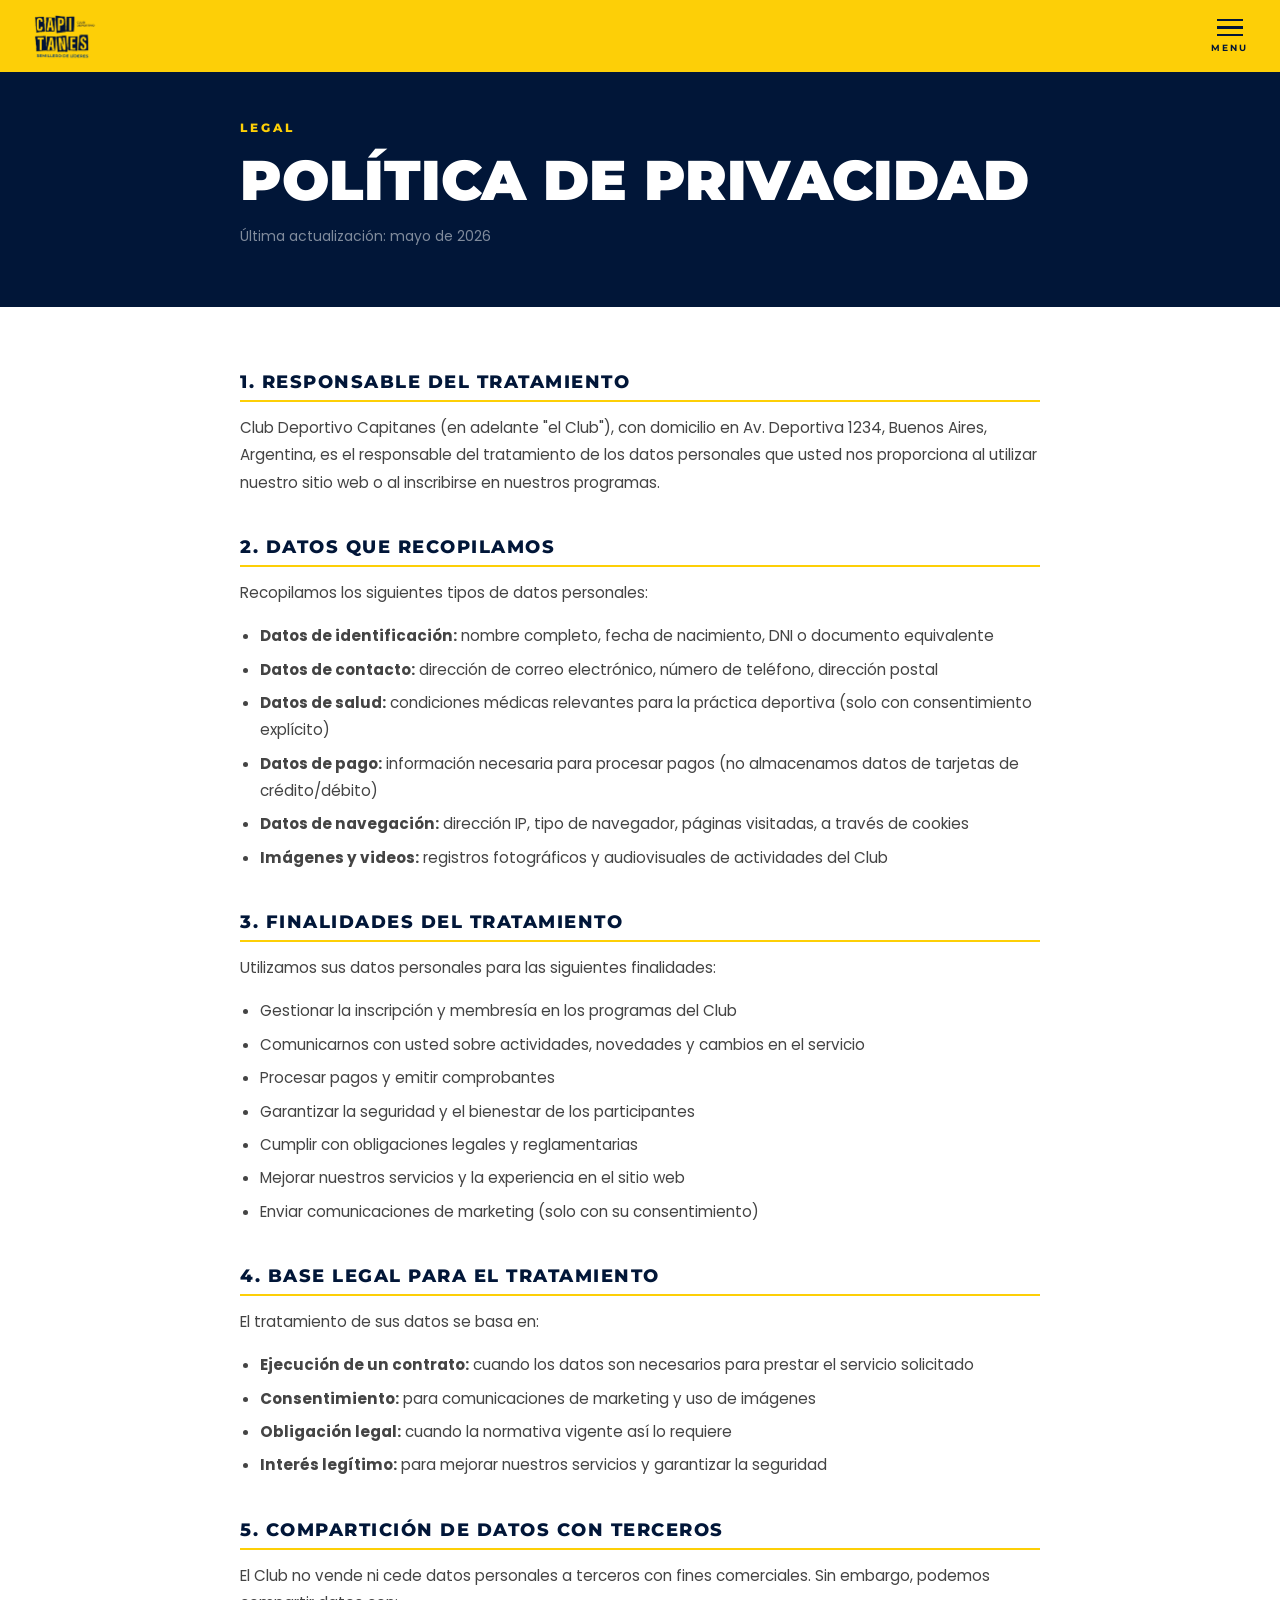
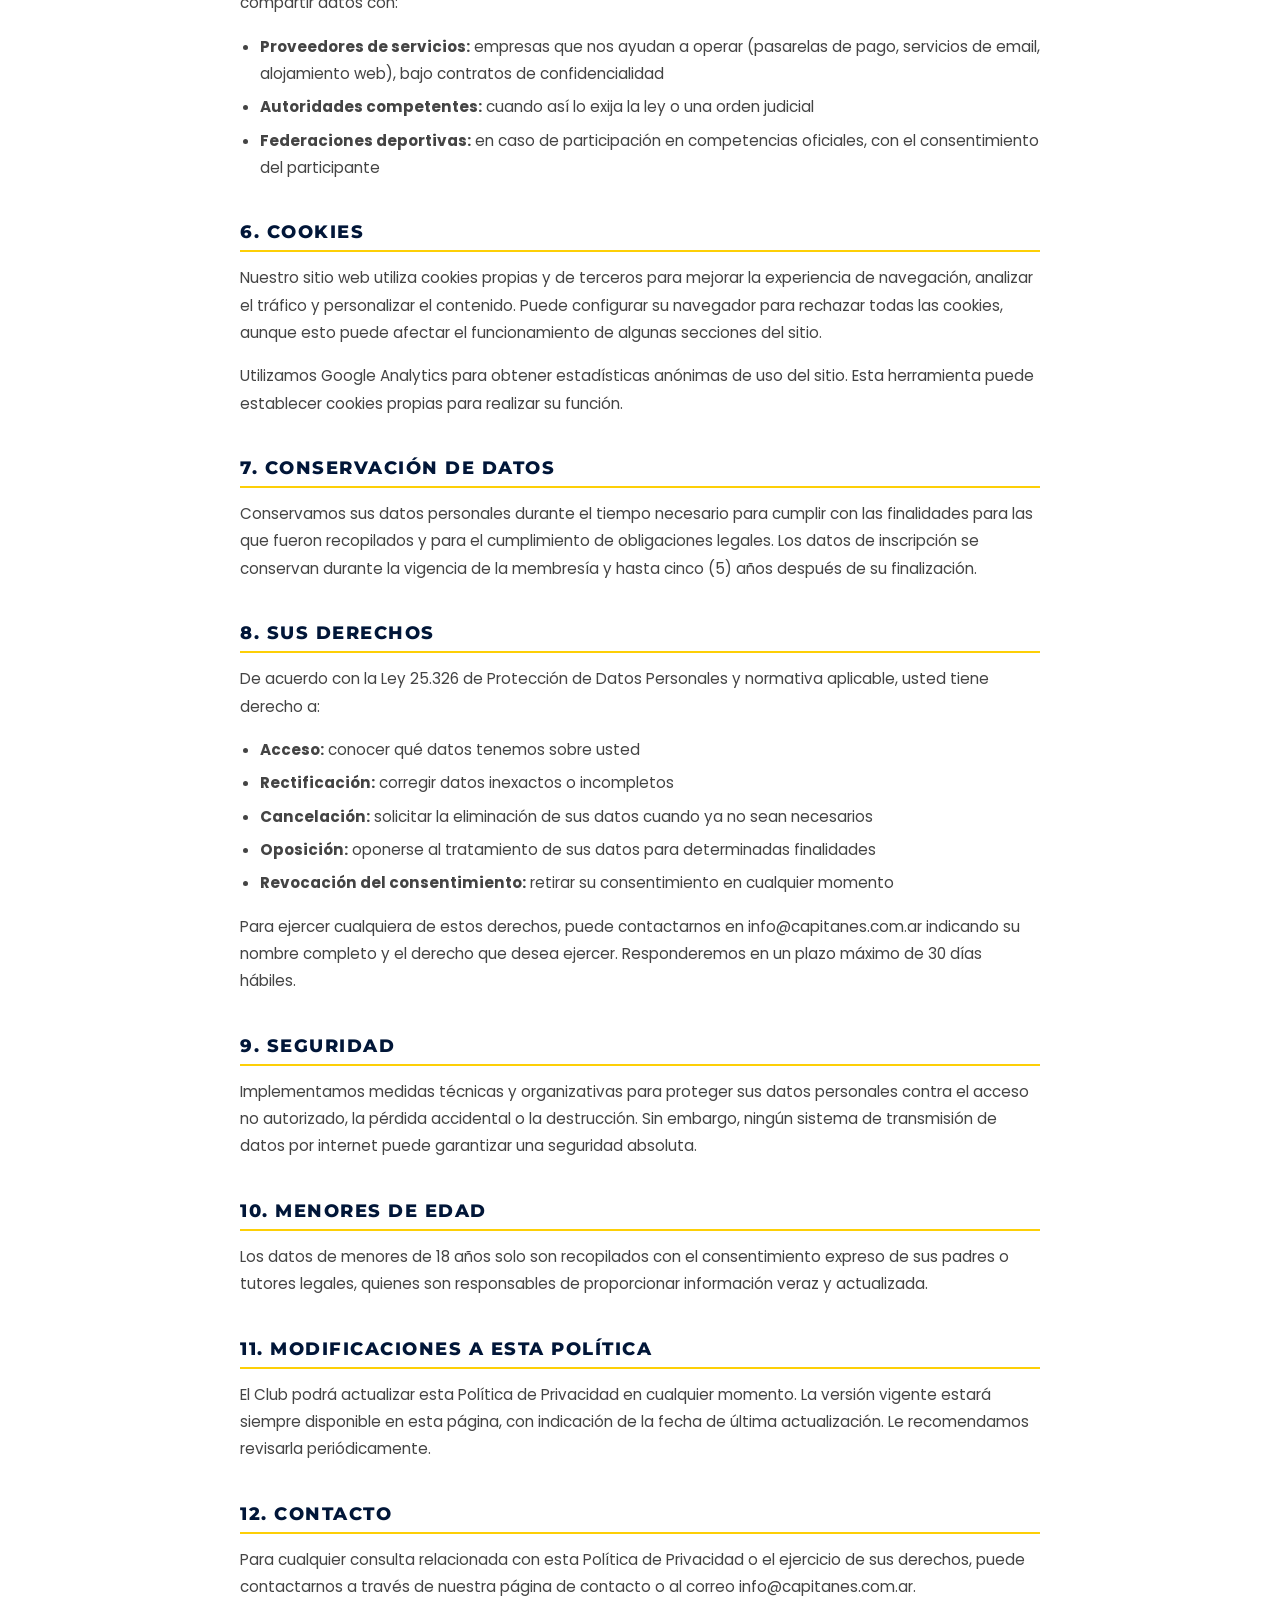
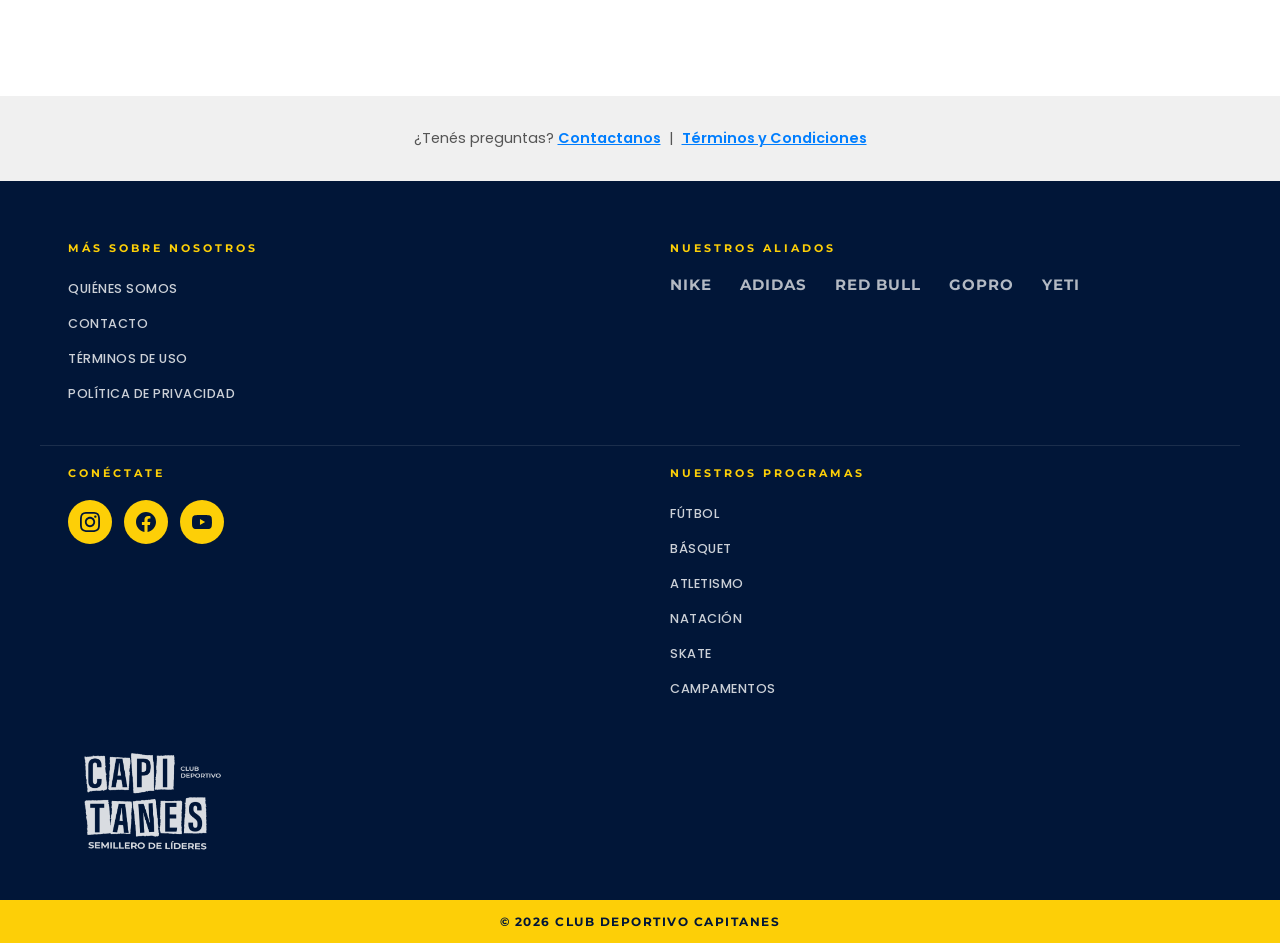
<file: privacidad/index.html>
<!DOCTYPE html>
<html lang="es">
<head>
  <meta charset="UTF-8">
  <meta name="viewport" content="width=device-width, initial-scale=1.0, viewport-fit=cover">
  <title>Política de Privacidad | Club Deportivo Capitanes</title>
  <meta name="description" content="Política de privacidad y tratamiento de datos personales de Club Deportivo Capitanes.">
  <link rel="preconnect" href="https://fonts.googleapis.com">
  <link rel="preconnect" href="https://fonts.gstatic.com" crossorigin>
  <link href="https://fonts.googleapis.com/css2?family=Montserrat:ital,wght@0,400;0,600;0,700;0,800;0,900;1,700&family=Poppins:ital,wght@0,400;0,500;0,600;0,700;0,800;1,700&display=swap" rel="stylesheet">
  <link rel="stylesheet" href="../css/styles.css?v=202c5779">
  <style>
    .legal-hero {
      background: var(--color-navy);
      padding: 120px 24px 60px;
    }
    .legal-hero__inner {
      max-width: 800px;
      margin: 0 auto;
    }
    .legal-hero__label {
      font-family: var(--font-heading);
      font-size: 0.75rem;
      font-weight: 800;
      letter-spacing: 3px;
      text-transform: uppercase;
      color: var(--color-yellow);
      margin-bottom: 16px;
    }
    .legal-hero__title {
      font-family: var(--font-heading);
      font-size: clamp(2rem, 5vw, 3.5rem);
      font-weight: 900;
      color: var(--color-white);
      line-height: 1.05;
      text-transform: uppercase;
    }
    .legal-hero__date {
      margin-top: 16px;
      font-size: 0.875rem;
      color: rgba(255,255,255,0.5);
    }
    .legal-content {
      padding: 64px 24px 80px;
      background: var(--color-white);
    }
    .legal-content__inner {
      max-width: 800px;
      margin: 0 auto;
    }
    .legal-content h2 {
      font-family: var(--font-heading);
      font-size: 1.1rem;
      font-weight: 800;
      text-transform: uppercase;
      letter-spacing: 1.5px;
      color: var(--color-navy);
      margin: 40px 0 12px;
      padding-bottom: 8px;
      border-bottom: 2px solid var(--color-yellow);
    }
    .legal-content h2:first-child {
      margin-top: 0;
    }
    .legal-content p {
      font-size: 0.95rem;
      line-height: 1.8;
      color: #444;
      margin-bottom: 16px;
    }
    .legal-content ul {
      margin: 0 0 16px 20px;
    }
    .legal-content ul li {
      font-size: 0.95rem;
      line-height: 1.8;
      color: #444;
      margin-bottom: 6px;
    }
    .legal-nav {
      background: var(--color-gray-light);
      padding: 32px 24px;
      text-align: center;
    }
    .legal-nav p {
      font-size: 0.9rem;
      color: #555;
    }
    .legal-nav a {
      color: var(--color-blue);
      font-weight: 600;
      text-decoration: underline;
    }
  </style>
</head>
<body>

  <header class="site-header">
    <div class="header-inner">
      <a href="/" class="logo">
        <img src="../assets/logo.png" alt="Club Deportivo Capitanes" class="logo-img">
      </a>
      <button class="menu-toggle" aria-label="Abrir menú" aria-expanded="false">
        <span class="hamburger-icon">
          <span></span>
          <span></span>
          <span></span>
        </span>
        <span class="menu-label">MENU</span>
      </button>
    </div>
  </header>

  <nav class="nav-offcanvas" aria-hidden="true">
    <div class="nav-offcanvas__header">
      <img src="../assets/logo.png" alt="Club Deportivo Capitanes" class="nav-offcanvas__logo">
      <button class="nav-offcanvas__close" aria-label="Cerrar menú">
        <svg width="28" height="28" viewBox="0 0 28 28" fill="none" xmlns="http://www.w3.org/2000/svg">
          <line x1="3" y1="3" x2="25" y2="25" stroke="currentColor" stroke-width="2.5" stroke-linecap="round"/>
          <line x1="25" y1="3" x2="3" y2="25" stroke="currentColor" stroke-width="2.5" stroke-linecap="round"/>
        </svg>
      </button>
    </div>
    <div class="nav-offcanvas__body">
      <ul class="nav-grid">
        <li><a href="/">Inicio</a></li>
        <li><a href="/campamentos">Campamentos</a></li>
        <li><a href="/actividades">Actividades</a></li>
        <li><a href="/nosotros">Nosotros</a></li>
        <li><a href="/contacto">Contacto</a></li>
      </ul>
    </div>
  </nav>

  <main>

    <div class="legal-hero">
      <div class="legal-hero__inner">
        <p class="legal-hero__label">Legal</p>
        <h1 class="legal-hero__title">Política de Privacidad</h1>
        <p class="legal-hero__date">Última actualización: mayo de 2026</p>
      </div>
    </div>

    <section class="legal-content">
      <div class="legal-content__inner">

        <h2>1. Responsable del tratamiento</h2>
        <p>Club Deportivo Capitanes (en adelante "el Club"), con domicilio en Av. Deportiva 1234, Buenos Aires, Argentina, es el responsable del tratamiento de los datos personales que usted nos proporciona al utilizar nuestro sitio web o al inscribirse en nuestros programas.</p>

        <h2>2. Datos que recopilamos</h2>
        <p>Recopilamos los siguientes tipos de datos personales:</p>
        <ul>
          <li><strong>Datos de identificación:</strong> nombre completo, fecha de nacimiento, DNI o documento equivalente</li>
          <li><strong>Datos de contacto:</strong> dirección de correo electrónico, número de teléfono, dirección postal</li>
          <li><strong>Datos de salud:</strong> condiciones médicas relevantes para la práctica deportiva (solo con consentimiento explícito)</li>
          <li><strong>Datos de pago:</strong> información necesaria para procesar pagos (no almacenamos datos de tarjetas de crédito/débito)</li>
          <li><strong>Datos de navegación:</strong> dirección IP, tipo de navegador, páginas visitadas, a través de cookies</li>
          <li><strong>Imágenes y videos:</strong> registros fotográficos y audiovisuales de actividades del Club</li>
        </ul>

        <h2>3. Finalidades del tratamiento</h2>
        <p>Utilizamos sus datos personales para las siguientes finalidades:</p>
        <ul>
          <li>Gestionar la inscripción y membresía en los programas del Club</li>
          <li>Comunicarnos con usted sobre actividades, novedades y cambios en el servicio</li>
          <li>Procesar pagos y emitir comprobantes</li>
          <li>Garantizar la seguridad y el bienestar de los participantes</li>
          <li>Cumplir con obligaciones legales y reglamentarias</li>
          <li>Mejorar nuestros servicios y la experiencia en el sitio web</li>
          <li>Enviar comunicaciones de marketing (solo con su consentimiento)</li>
        </ul>

        <h2>4. Base legal para el tratamiento</h2>
        <p>El tratamiento de sus datos se basa en:</p>
        <ul>
          <li><strong>Ejecución de un contrato:</strong> cuando los datos son necesarios para prestar el servicio solicitado</li>
          <li><strong>Consentimiento:</strong> para comunicaciones de marketing y uso de imágenes</li>
          <li><strong>Obligación legal:</strong> cuando la normativa vigente así lo requiere</li>
          <li><strong>Interés legítimo:</strong> para mejorar nuestros servicios y garantizar la seguridad</li>
        </ul>

        <h2>5. Compartición de datos con terceros</h2>
        <p>El Club no vende ni cede datos personales a terceros con fines comerciales. Sin embargo, podemos compartir datos con:</p>
        <ul>
          <li><strong>Proveedores de servicios:</strong> empresas que nos ayudan a operar (pasarelas de pago, servicios de email, alojamiento web), bajo contratos de confidencialidad</li>
          <li><strong>Autoridades competentes:</strong> cuando así lo exija la ley o una orden judicial</li>
          <li><strong>Federaciones deportivas:</strong> en caso de participación en competencias oficiales, con el consentimiento del participante</li>
        </ul>

        <h2>6. Cookies</h2>
        <p>Nuestro sitio web utiliza cookies propias y de terceros para mejorar la experiencia de navegación, analizar el tráfico y personalizar el contenido. Puede configurar su navegador para rechazar todas las cookies, aunque esto puede afectar el funcionamiento de algunas secciones del sitio.</p>
        <p>Utilizamos Google Analytics para obtener estadísticas anónimas de uso del sitio. Esta herramienta puede establecer cookies propias para realizar su función.</p>

        <h2>7. Conservación de datos</h2>
        <p>Conservamos sus datos personales durante el tiempo necesario para cumplir con las finalidades para las que fueron recopilados y para el cumplimiento de obligaciones legales. Los datos de inscripción se conservan durante la vigencia de la membresía y hasta cinco (5) años después de su finalización.</p>

        <h2>8. Sus derechos</h2>
        <p>De acuerdo con la Ley 25.326 de Protección de Datos Personales y normativa aplicable, usted tiene derecho a:</p>
        <ul>
          <li><strong>Acceso:</strong> conocer qué datos tenemos sobre usted</li>
          <li><strong>Rectificación:</strong> corregir datos inexactos o incompletos</li>
          <li><strong>Cancelación:</strong> solicitar la eliminación de sus datos cuando ya no sean necesarios</li>
          <li><strong>Oposición:</strong> oponerse al tratamiento de sus datos para determinadas finalidades</li>
          <li><strong>Revocación del consentimiento:</strong> retirar su consentimiento en cualquier momento</li>
        </ul>
        <p>Para ejercer cualquiera de estos derechos, puede contactarnos en info@capitanes.com.ar indicando su nombre completo y el derecho que desea ejercer. Responderemos en un plazo máximo de 30 días hábiles.</p>

        <h2>9. Seguridad</h2>
        <p>Implementamos medidas técnicas y organizativas para proteger sus datos personales contra el acceso no autorizado, la pérdida accidental o la destrucción. Sin embargo, ningún sistema de transmisión de datos por internet puede garantizar una seguridad absoluta.</p>

        <h2>10. Menores de edad</h2>
        <p>Los datos de menores de 18 años solo son recopilados con el consentimiento expreso de sus padres o tutores legales, quienes son responsables de proporcionar información veraz y actualizada.</p>

        <h2>11. Modificaciones a esta política</h2>
        <p>El Club podrá actualizar esta Política de Privacidad en cualquier momento. La versión vigente estará siempre disponible en esta página, con indicación de la fecha de última actualización. Le recomendamos revisarla periódicamente.</p>

        <h2>12. Contacto</h2>
        <p>Para cualquier consulta relacionada con esta Política de Privacidad o el ejercicio de sus derechos, puede contactarnos a través de nuestra <a href="/contacto">página de contacto</a> o al correo info@capitanes.com.ar.</p>

      </div>
    </section>

    <div class="legal-nav">
      <p>¿Tenés preguntas? <a href="/contacto">Contactanos</a> &nbsp;|&nbsp; <a href="/terminos">Términos y Condiciones</a></p>
    </div>

  </main>

  <footer class="site-footer">
    <div class="site-footer__top">
      <div class="footer-col">
        <h3 class="footer-heading">MÁS SOBRE NOSOTROS</h3>
        <ul class="footer-links">
          <li><a href="/nosotros">Quiénes Somos</a></li>
          <li><a href="/contacto">Contacto</a></li>
          <li><a href="/terminos">Términos de Uso</a></li>
          <li><a href="/privacidad">Política de Privacidad</a></li>
        </ul>
      </div>
      <div class="footer-col">
        <h3 class="footer-heading">NUESTROS ALIADOS</h3>
        <div class="footer-partners">
          <span class="partner-placeholder">Nike</span>
          <span class="partner-placeholder">Adidas</span>
          <span class="partner-placeholder">Red Bull</span>
          <span class="partner-placeholder">GoPro</span>
          <span class="partner-placeholder">YETI</span>
        </div>
      </div>
    </div>
    <div class="site-footer__bottom">
      <div class="footer-col">
        <h3 class="footer-heading">CONÉCTATE</h3>
        <div class="footer-socials">
          <a href="#" class="social-icon social-icon--footer" aria-label="Instagram">
            <svg viewBox="0 0 24 24" fill="currentColor"><path d="M12 2.163c3.204 0 3.584.012 4.85.07 3.252.148 4.771 1.691 4.919 4.919.058 1.265.069 1.645.069 4.849 0 3.205-.012 3.584-.069 4.849-.149 3.225-1.664 4.771-4.919 4.919-1.266.058-1.644.07-4.85.07-3.204 0-3.584-.012-4.849-.07-3.26-.149-4.771-1.699-4.919-4.92-.058-1.265-.07-1.644-.07-4.849 0-3.204.013-3.583.07-4.849.149-3.227 1.664-4.771 4.919-4.919 1.266-.057 1.645-.069 4.849-.069zm0-2.163c-3.259 0-3.667.014-4.947.072-4.358.2-6.78 2.618-6.98 6.98-.059 1.281-.073 1.689-.073 4.948 0 3.259.014 3.668.072 4.948.2 4.358 2.618 6.78 6.98 6.98 1.281.058 1.689.072 4.948.072 3.259 0 3.668-.014 4.948-.072 4.354-.2 6.782-2.618 6.979-6.98.059-1.28.073-1.689.073-4.948 0-3.259-.014-3.667-.072-4.947-.196-4.354-2.617-6.78-6.979-6.98-1.281-.059-1.69-.073-4.949-.073zm0 5.838c-3.403 0-6.162 2.759-6.162 6.162s2.759 6.163 6.162 6.163 6.162-2.759 6.162-6.163c0-3.403-2.759-6.162-6.162-6.162zm0 10.162c-2.209 0-4-1.79-4-4 0-2.209 1.791-4 4-4s4 1.791 4 4c0 2.21-1.791 4-4 4zm6.406-11.845c-.796 0-1.441.645-1.441 1.44s.645 1.44 1.441 1.44c.795 0 1.439-.645 1.439-1.44s-.644-1.44-1.439-1.44z"/></svg>
          </a>
          <a href="#" class="social-icon social-icon--footer" aria-label="Facebook">
            <svg viewBox="0 0 24 24" fill="currentColor"><path d="M24 12.073c0-6.627-5.373-12-12-12s-12 5.373-12 12c0 5.99 4.388 10.954 10.125 11.854v-8.385H7.078v-3.47h3.047V9.43c0-3.007 1.792-4.669 4.533-4.669 1.312 0 2.686.235 2.686.235v2.953H15.83c-1.491 0-1.956.925-1.956 1.874v2.25h3.328l-.532 3.47h-2.796v8.385C19.612 23.027 24 18.062 24 12.073z"/></svg>
          </a>
          <a href="#" class="social-icon social-icon--footer" aria-label="YouTube">
            <svg viewBox="0 0 24 24" fill="currentColor"><path d="M23.498 6.186a3.016 3.016 0 0 0-2.122-2.136C19.505 3.545 12 3.545 12 3.545s-7.505 0-9.377.505A3.017 3.017 0 0 0 .502 6.186C0 8.07 0 12 0 12s0 3.93.502 5.814a3.016 3.016 0 0 0 2.122 2.136c1.871.505 9.376.505 9.376.505s7.505 0 9.377-.505a3.015 3.015 0 0 0 2.122-2.136C24 15.93 24 12 24 12s0-3.93-.502-5.814zM9.545 15.568V8.432L15.818 12l-6.273 3.568z"/></svg>
          </a>
        </div>
      </div>
      <div class="footer-col">
        <h3 class="footer-heading">NUESTROS PROGRAMAS</h3>
        <ul class="footer-links">
          <li><a href="/actividades/futbol">Fútbol</a></li>
          <li><a href="/actividades/basquet">Básquet</a></li>
          <li><a href="/actividades/atletismo">Atletismo</a></li>
          <li><a href="/actividades/natacion">Natación</a></li>
          <li><a href="/actividades/skate">Skate</a></li>
          <li><a href="/actividades/campamentos">Campamentos</a></li>
        </ul>
      </div>
    </div>
    <div class="site-footer__logo">
      <img src="../assets/logo.png" alt="Club Deportivo Capitanes" class="footer-logo-img">
    </div>
    <div class="site-footer__bar">
      <p>&copy; 2026 Club Deportivo Capitanes</p>
    </div>
  </footer>

  <script src="../js/main.js?v=42d1f72a"></script>
</body>
</html>
</file>
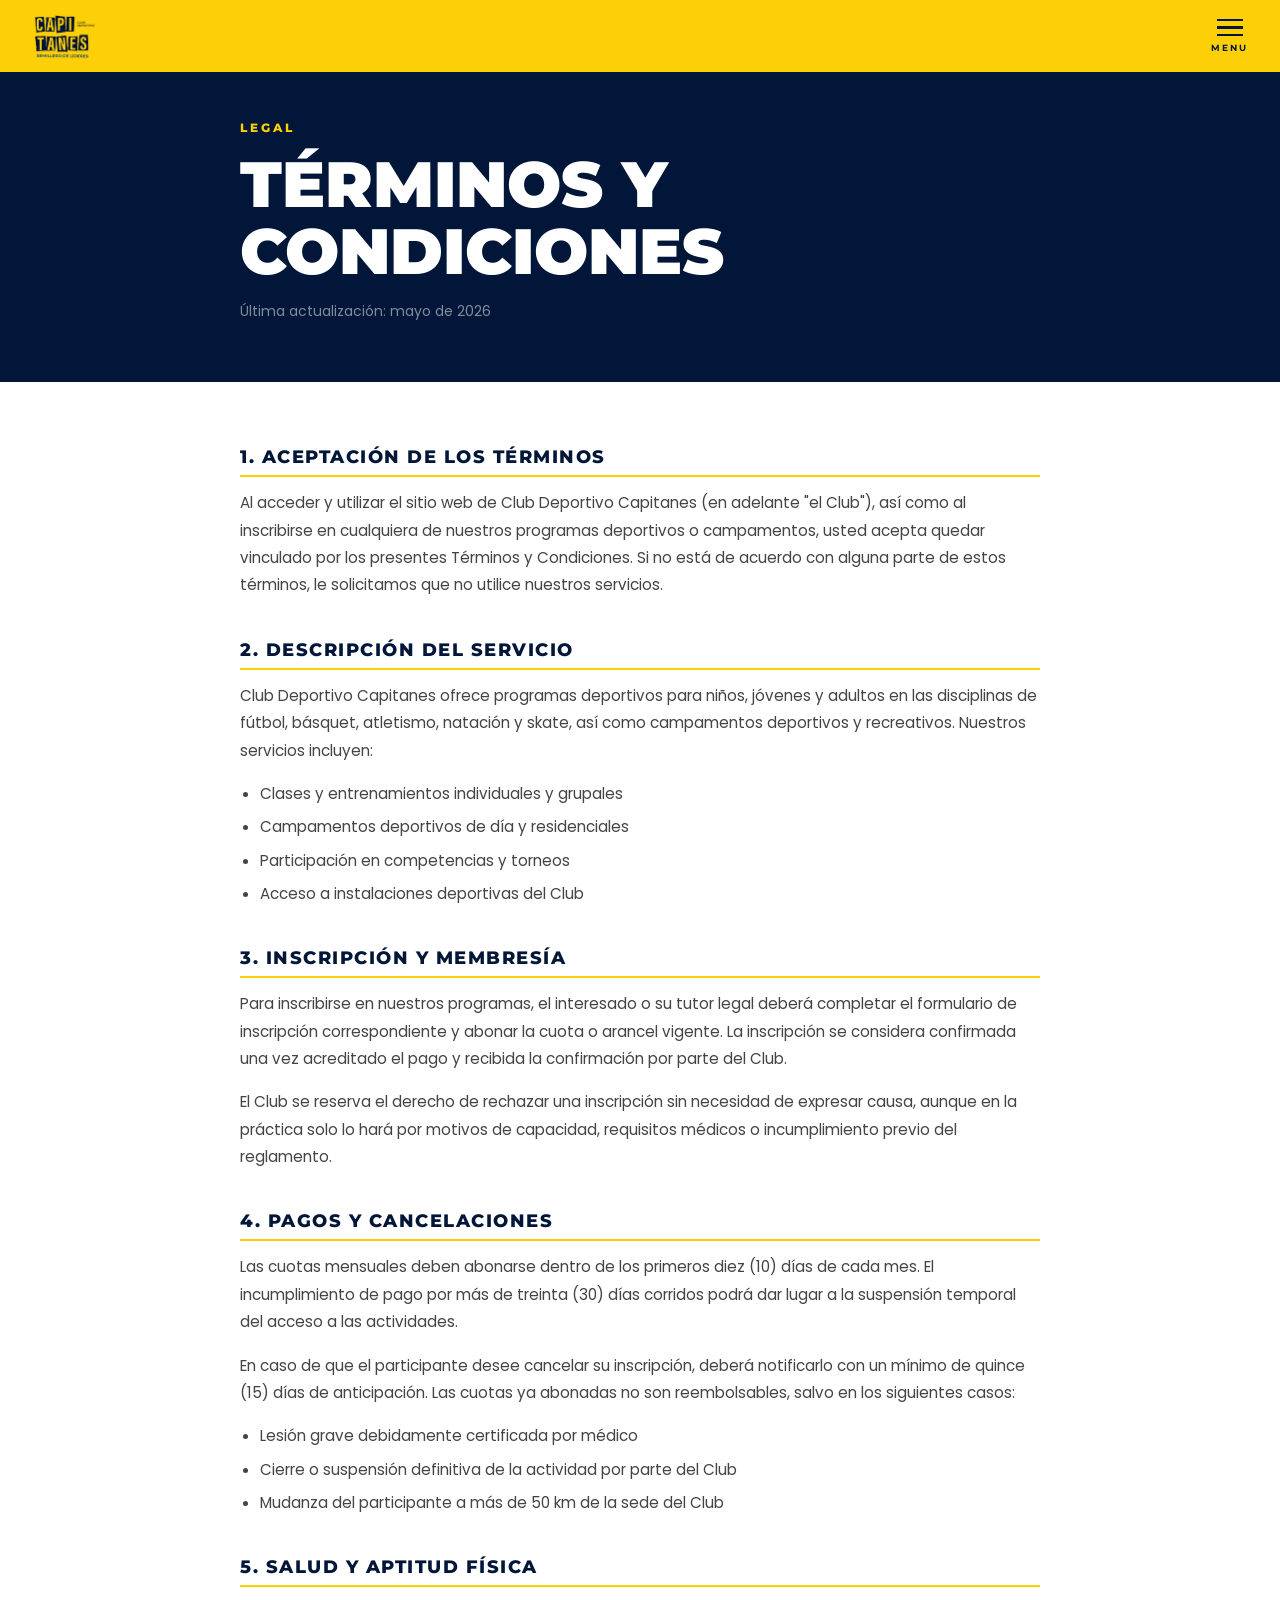
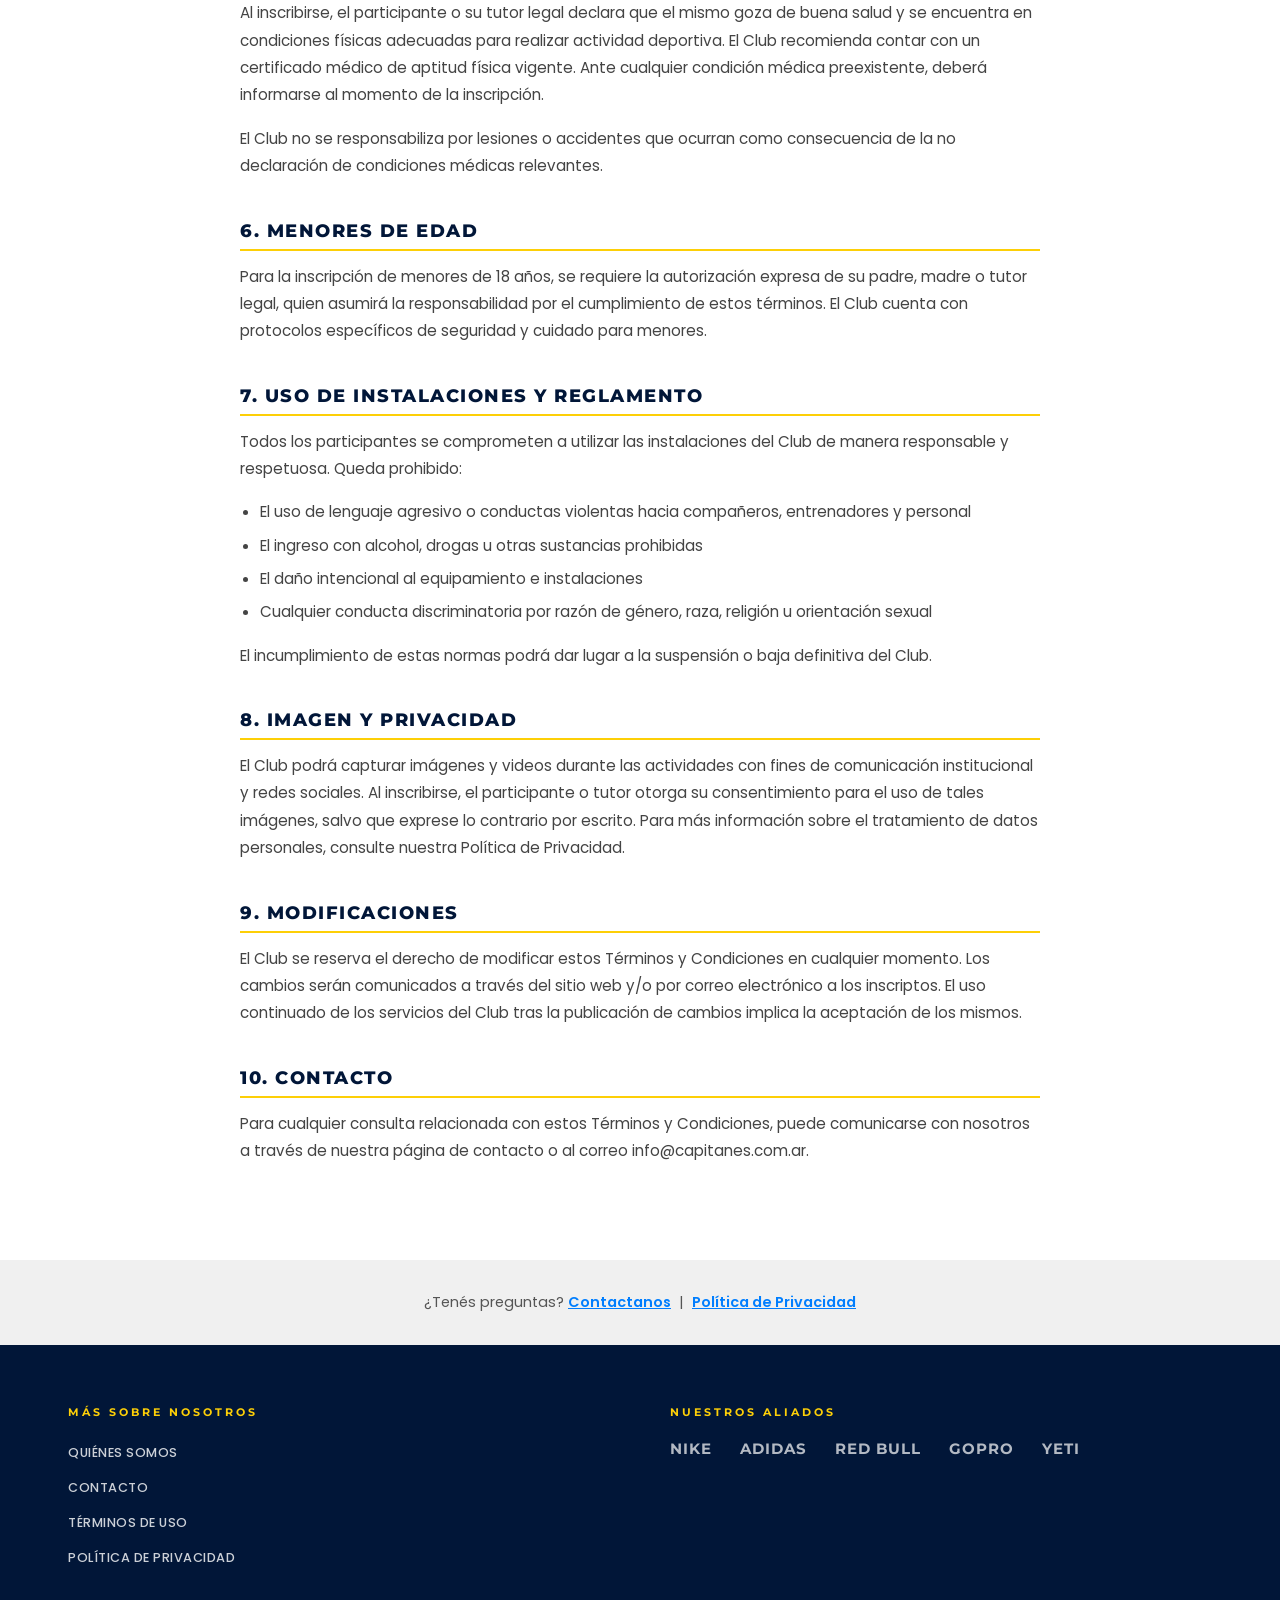
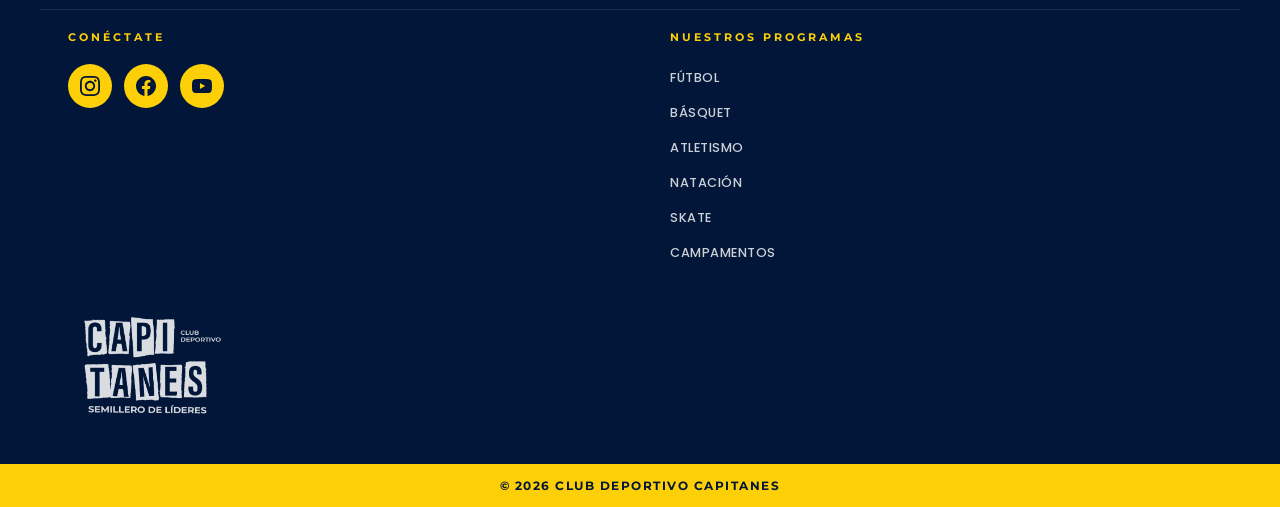
<file: terminos/index.html>
<!DOCTYPE html>
<html lang="es">
<head>
  <meta charset="UTF-8">
  <meta name="viewport" content="width=device-width, initial-scale=1.0, viewport-fit=cover">
  <title>Términos y Condiciones | Club Deportivo Capitanes</title>
  <meta name="description" content="Términos y condiciones de uso del Club Deportivo Capitanes.">
  <link rel="preconnect" href="https://fonts.googleapis.com">
  <link rel="preconnect" href="https://fonts.gstatic.com" crossorigin>
  <link href="https://fonts.googleapis.com/css2?family=Montserrat:ital,wght@0,400;0,600;0,700;0,800;0,900;1,700&family=Poppins:ital,wght@0,400;0,500;0,600;0,700;0,800;1,700&display=swap" rel="stylesheet">
  <link rel="stylesheet" href="../css/styles.css?v=202c5779">
  <style>
    .legal-hero {
      background: var(--color-navy);
      padding: 120px 24px 60px;
    }
    .legal-hero__inner {
      max-width: 800px;
      margin: 0 auto;
    }
    .legal-hero__label {
      font-family: var(--font-heading);
      font-size: 0.75rem;
      font-weight: 800;
      letter-spacing: 3px;
      text-transform: uppercase;
      color: var(--color-yellow);
      margin-bottom: 16px;
    }
    .legal-hero__title {
      font-family: var(--font-heading);
      font-size: clamp(2.5rem, 5vw, 4rem);
      font-weight: 900;
      color: var(--color-white);
      line-height: 1.05;
      text-transform: uppercase;
    }
    .legal-hero__date {
      margin-top: 16px;
      font-size: 0.875rem;
      color: rgba(255,255,255,0.5);
    }
    .legal-content {
      padding: 64px 24px 80px;
      background: var(--color-white);
    }
    .legal-content__inner {
      max-width: 800px;
      margin: 0 auto;
    }
    .legal-content h2 {
      font-family: var(--font-heading);
      font-size: 1.1rem;
      font-weight: 800;
      text-transform: uppercase;
      letter-spacing: 1.5px;
      color: var(--color-navy);
      margin: 40px 0 12px;
      padding-bottom: 8px;
      border-bottom: 2px solid var(--color-yellow);
    }
    .legal-content h2:first-child {
      margin-top: 0;
    }
    .legal-content p {
      font-size: 0.95rem;
      line-height: 1.8;
      color: #444;
      margin-bottom: 16px;
    }
    .legal-content ul {
      margin: 0 0 16px 20px;
    }
    .legal-content ul li {
      font-size: 0.95rem;
      line-height: 1.8;
      color: #444;
      margin-bottom: 6px;
    }
    .legal-nav {
      background: var(--color-gray-light);
      padding: 32px 24px;
      text-align: center;
    }
    .legal-nav p {
      font-size: 0.9rem;
      color: #555;
    }
    .legal-nav a {
      color: var(--color-blue);
      font-weight: 600;
      text-decoration: underline;
    }
  </style>
</head>
<body>

  <header class="site-header">
    <div class="header-inner">
      <a href="/" class="logo">
        <img src="../assets/logo.png" alt="Club Deportivo Capitanes" class="logo-img">
      </a>
      <button class="menu-toggle" aria-label="Abrir menú" aria-expanded="false">
        <span class="hamburger-icon">
          <span></span>
          <span></span>
          <span></span>
        </span>
        <span class="menu-label">MENU</span>
      </button>
    </div>
  </header>

  <nav class="nav-offcanvas" aria-hidden="true">
    <div class="nav-offcanvas__header">
      <img src="../assets/logo.png" alt="Club Deportivo Capitanes" class="nav-offcanvas__logo">
      <button class="nav-offcanvas__close" aria-label="Cerrar menú">
        <svg width="28" height="28" viewBox="0 0 28 28" fill="none" xmlns="http://www.w3.org/2000/svg">
          <line x1="3" y1="3" x2="25" y2="25" stroke="currentColor" stroke-width="2.5" stroke-linecap="round"/>
          <line x1="25" y1="3" x2="3" y2="25" stroke="currentColor" stroke-width="2.5" stroke-linecap="round"/>
        </svg>
      </button>
    </div>
    <div class="nav-offcanvas__body">
      <ul class="nav-grid">
        <li><a href="/">Inicio</a></li>
        <li><a href="/campamentos">Campamentos</a></li>
        <li><a href="/actividades">Actividades</a></li>
        <li><a href="/nosotros">Nosotros</a></li>
        <li><a href="/contacto">Contacto</a></li>
      </ul>
    </div>
  </nav>

  <main>

    <div class="legal-hero">
      <div class="legal-hero__inner">
        <p class="legal-hero__label">Legal</p>
        <h1 class="legal-hero__title">Términos y Condiciones</h1>
        <p class="legal-hero__date">Última actualización: mayo de 2026</p>
      </div>
    </div>

    <section class="legal-content">
      <div class="legal-content__inner">

        <h2>1. Aceptación de los términos</h2>
        <p>Al acceder y utilizar el sitio web de Club Deportivo Capitanes (en adelante "el Club"), así como al inscribirse en cualquiera de nuestros programas deportivos o campamentos, usted acepta quedar vinculado por los presentes Términos y Condiciones. Si no está de acuerdo con alguna parte de estos términos, le solicitamos que no utilice nuestros servicios.</p>

        <h2>2. Descripción del servicio</h2>
        <p>Club Deportivo Capitanes ofrece programas deportivos para niños, jóvenes y adultos en las disciplinas de fútbol, básquet, atletismo, natación y skate, así como campamentos deportivos y recreativos. Nuestros servicios incluyen:</p>
        <ul>
          <li>Clases y entrenamientos individuales y grupales</li>
          <li>Campamentos deportivos de día y residenciales</li>
          <li>Participación en competencias y torneos</li>
          <li>Acceso a instalaciones deportivas del Club</li>
        </ul>

        <h2>3. Inscripción y membresía</h2>
        <p>Para inscribirse en nuestros programas, el interesado o su tutor legal deberá completar el formulario de inscripción correspondiente y abonar la cuota o arancel vigente. La inscripción se considera confirmada una vez acreditado el pago y recibida la confirmación por parte del Club.</p>
        <p>El Club se reserva el derecho de rechazar una inscripción sin necesidad de expresar causa, aunque en la práctica solo lo hará por motivos de capacidad, requisitos médicos o incumplimiento previo del reglamento.</p>

        <h2>4. Pagos y cancelaciones</h2>
        <p>Las cuotas mensuales deben abonarse dentro de los primeros diez (10) días de cada mes. El incumplimiento de pago por más de treinta (30) días corridos podrá dar lugar a la suspensión temporal del acceso a las actividades.</p>
        <p>En caso de que el participante desee cancelar su inscripción, deberá notificarlo con un mínimo de quince (15) días de anticipación. Las cuotas ya abonadas no son reembolsables, salvo en los siguientes casos:</p>
        <ul>
          <li>Lesión grave debidamente certificada por médico</li>
          <li>Cierre o suspensión definitiva de la actividad por parte del Club</li>
          <li>Mudanza del participante a más de 50 km de la sede del Club</li>
        </ul>

        <h2>5. Salud y aptitud física</h2>
        <p>Al inscribirse, el participante o su tutor legal declara que el mismo goza de buena salud y se encuentra en condiciones físicas adecuadas para realizar actividad deportiva. El Club recomienda contar con un certificado médico de aptitud física vigente. Ante cualquier condición médica preexistente, deberá informarse al momento de la inscripción.</p>
        <p>El Club no se responsabiliza por lesiones o accidentes que ocurran como consecuencia de la no declaración de condiciones médicas relevantes.</p>

        <h2>6. Menores de edad</h2>
        <p>Para la inscripción de menores de 18 años, se requiere la autorización expresa de su padre, madre o tutor legal, quien asumirá la responsabilidad por el cumplimiento de estos términos. El Club cuenta con protocolos específicos de seguridad y cuidado para menores.</p>

        <h2>7. Uso de instalaciones y reglamento</h2>
        <p>Todos los participantes se comprometen a utilizar las instalaciones del Club de manera responsable y respetuosa. Queda prohibido:</p>
        <ul>
          <li>El uso de lenguaje agresivo o conductas violentas hacia compañeros, entrenadores y personal</li>
          <li>El ingreso con alcohol, drogas u otras sustancias prohibidas</li>
          <li>El daño intencional al equipamiento e instalaciones</li>
          <li>Cualquier conducta discriminatoria por razón de género, raza, religión u orientación sexual</li>
        </ul>
        <p>El incumplimiento de estas normas podrá dar lugar a la suspensión o baja definitiva del Club.</p>

        <h2>8. Imagen y privacidad</h2>
        <p>El Club podrá capturar imágenes y videos durante las actividades con fines de comunicación institucional y redes sociales. Al inscribirse, el participante o tutor otorga su consentimiento para el uso de tales imágenes, salvo que exprese lo contrario por escrito. Para más información sobre el tratamiento de datos personales, consulte nuestra <a href="/privacidad">Política de Privacidad</a>.</p>

        <h2>9. Modificaciones</h2>
        <p>El Club se reserva el derecho de modificar estos Términos y Condiciones en cualquier momento. Los cambios serán comunicados a través del sitio web y/o por correo electrónico a los inscriptos. El uso continuado de los servicios del Club tras la publicación de cambios implica la aceptación de los mismos.</p>

        <h2>10. Contacto</h2>
        <p>Para cualquier consulta relacionada con estos Términos y Condiciones, puede comunicarse con nosotros a través de nuestra <a href="/contacto">página de contacto</a> o al correo info@capitanes.com.ar.</p>

      </div>
    </section>

    <div class="legal-nav">
      <p>¿Tenés preguntas? <a href="/contacto">Contactanos</a> &nbsp;|&nbsp; <a href="/privacidad">Política de Privacidad</a></p>
    </div>

  </main>

  <footer class="site-footer">
    <div class="site-footer__top">
      <div class="footer-col">
        <h3 class="footer-heading">MÁS SOBRE NOSOTROS</h3>
        <ul class="footer-links">
          <li><a href="/nosotros">Quiénes Somos</a></li>
          <li><a href="/contacto">Contacto</a></li>
          <li><a href="/terminos">Términos de Uso</a></li>
          <li><a href="/privacidad">Política de Privacidad</a></li>
        </ul>
      </div>
      <div class="footer-col">
        <h3 class="footer-heading">NUESTROS ALIADOS</h3>
        <div class="footer-partners">
          <span class="partner-placeholder">Nike</span>
          <span class="partner-placeholder">Adidas</span>
          <span class="partner-placeholder">Red Bull</span>
          <span class="partner-placeholder">GoPro</span>
          <span class="partner-placeholder">YETI</span>
        </div>
      </div>
    </div>
    <div class="site-footer__bottom">
      <div class="footer-col">
        <h3 class="footer-heading">CONÉCTATE</h3>
        <div class="footer-socials">
          <a href="#" class="social-icon social-icon--footer" aria-label="Instagram">
            <svg viewBox="0 0 24 24" fill="currentColor"><path d="M12 2.163c3.204 0 3.584.012 4.85.07 3.252.148 4.771 1.691 4.919 4.919.058 1.265.069 1.645.069 4.849 0 3.205-.012 3.584-.069 4.849-.149 3.225-1.664 4.771-4.919 4.919-1.266.058-1.644.07-4.85.07-3.204 0-3.584-.012-4.849-.07-3.26-.149-4.771-1.699-4.919-4.92-.058-1.265-.07-1.644-.07-4.849 0-3.204.013-3.583.07-4.849.149-3.227 1.664-4.771 4.919-4.919 1.266-.057 1.645-.069 4.849-.069zm0-2.163c-3.259 0-3.667.014-4.947.072-4.358.2-6.78 2.618-6.98 6.98-.059 1.281-.073 1.689-.073 4.948 0 3.259.014 3.668.072 4.948.2 4.358 2.618 6.78 6.98 6.98 1.281.058 1.689.072 4.948.072 3.259 0 3.668-.014 4.948-.072 4.354-.2 6.782-2.618 6.979-6.98.059-1.28.073-1.689.073-4.948 0-3.259-.014-3.667-.072-4.947-.196-4.354-2.617-6.78-6.979-6.98-1.281-.059-1.69-.073-4.949-.073zm0 5.838c-3.403 0-6.162 2.759-6.162 6.162s2.759 6.163 6.162 6.163 6.162-2.759 6.162-6.163c0-3.403-2.759-6.162-6.162-6.162zm0 10.162c-2.209 0-4-1.79-4-4 0-2.209 1.791-4 4-4s4 1.791 4 4c0 2.21-1.791 4-4 4zm6.406-11.845c-.796 0-1.441.645-1.441 1.44s.645 1.44 1.441 1.44c.795 0 1.439-.645 1.439-1.44s-.644-1.44-1.439-1.44z"/></svg>
          </a>
          <a href="#" class="social-icon social-icon--footer" aria-label="Facebook">
            <svg viewBox="0 0 24 24" fill="currentColor"><path d="M24 12.073c0-6.627-5.373-12-12-12s-12 5.373-12 12c0 5.99 4.388 10.954 10.125 11.854v-8.385H7.078v-3.47h3.047V9.43c0-3.007 1.792-4.669 4.533-4.669 1.312 0 2.686.235 2.686.235v2.953H15.83c-1.491 0-1.956.925-1.956 1.874v2.25h3.328l-.532 3.47h-2.796v8.385C19.612 23.027 24 18.062 24 12.073z"/></svg>
          </a>
          <a href="#" class="social-icon social-icon--footer" aria-label="YouTube">
            <svg viewBox="0 0 24 24" fill="currentColor"><path d="M23.498 6.186a3.016 3.016 0 0 0-2.122-2.136C19.505 3.545 12 3.545 12 3.545s-7.505 0-9.377.505A3.017 3.017 0 0 0 .502 6.186C0 8.07 0 12 0 12s0 3.93.502 5.814a3.016 3.016 0 0 0 2.122 2.136c1.871.505 9.376.505 9.376.505s7.505 0 9.377-.505a3.015 3.015 0 0 0 2.122-2.136C24 15.93 24 12 24 12s0-3.93-.502-5.814zM9.545 15.568V8.432L15.818 12l-6.273 3.568z"/></svg>
          </a>
        </div>
      </div>
      <div class="footer-col">
        <h3 class="footer-heading">NUESTROS PROGRAMAS</h3>
        <ul class="footer-links">
          <li><a href="/actividades/futbol">Fútbol</a></li>
          <li><a href="/actividades/basquet">Básquet</a></li>
          <li><a href="/actividades/atletismo">Atletismo</a></li>
          <li><a href="/actividades/natacion">Natación</a></li>
          <li><a href="/actividades/skate">Skate</a></li>
          <li><a href="/actividades/campamentos">Campamentos</a></li>
        </ul>
      </div>
    </div>
    <div class="site-footer__logo">
      <img src="../assets/logo.png" alt="Club Deportivo Capitanes" class="footer-logo-img">
    </div>
    <div class="site-footer__bar">
      <p>&copy; 2026 Club Deportivo Capitanes</p>
    </div>
  </footer>

  <script src="../js/main.js?v=42d1f72a"></script>
</body>
</html>
</file>
<file: css/styles.css>
/* ===========================
   GOOGLE FONTS
=========================== */
@import url('https://fonts.googleapis.com/css2?family=Montserrat:ital,wght@0,400;0,600;0,700;0,800;0,900;1,700&family=Poppins:ital,wght@0,400;0,500;0,600;0,700;0,800;1,700&display=swap');

/* ===========================
   BRAND TOKENS (Sin cambios)
=========================== */
:root {
  --color-navy:      #011638;
  --color-yellow:    #FDCF07;
  --color-blue:      #017EFE;
  --color-blue-mid:  #044FAA;
  --color-orange:    #E2570A;
  --color-white:     #FFFFFF;
  --color-gray-light:#F0F0F0;

  --font-heading:    'Montserrat', sans-serif;
  --font-body:       'Poppins', sans-serif;

  --transition: all 0.3s cubic-bezier(0.2, 0.9, 0.4, 1.1);
}

/* ===========================
   RESET & BASE (Sin cambios)
=========================== */
*, *::before, *::after {
  box-sizing: border-box;
  margin: 0;
  padding: 0;
}

html {
  font-size: 16px;
  scroll-behavior: smooth;
}

body {
  font-family: var(--font-body);
  background: var(--color-white);
  color: var(--color-navy);
  overflow-x: hidden;
}

a {
  text-decoration: none;
  color: inherit;
}

img {
  display: block;
  max-width: 100%;
  height: auto;
}

/* ===========================
   BUTTONS (Estilos mejorados)
=========================== */
.btn {
  display: inline-flex;
  align-items: center;
  gap: 0.5rem;
  font-family: var(--font-heading);
  font-weight: 800;
  font-size: 0.8rem;
  letter-spacing: 1.5px;
  text-transform: uppercase;
  padding: 14px 28px;
  cursor: pointer;
  border: none;
  transition: var(--transition);
  line-height: 1.2;
}

.btn:hover {
  opacity: 0.88;
  transform: translateY(-2px);
}

.btn:active {
  transform: translateY(1px);
}

.btn--dark {
  background: var(--color-navy);
  color: var(--color-white);
}

.btn--yellow {
  background: var(--color-yellow);
  color: var(--color-navy);
}

.btn--blue {
  background: var(--color-blue);
  color: var(--color-white);
}

/* ===========================
   HEADER (Sin cambios)
=========================== */
.site-header {
  position: fixed;
  top: 0;
  left: 0;
  width: 100%;
  background-color: var(--color-yellow);
  z-index: 1000;
  height: 72px;
}

.header-inner {
  display: flex;
  align-items: center;
  justify-content: space-between;
  height: 100%;
  padding: 0 28px;
}

.logo {
  display: flex;
  align-items: center;
}

.logo-img {
  height: 52px;
  width: auto;
  display: block;
}

.menu-toggle {
  display: flex;
  flex-direction: column;
  align-items: center;
  gap: 4px;
  background: none;
  border: none;
  cursor: pointer;
  padding: 4px;
}

.hamburger-icon {
  display: flex;
  flex-direction: column;
  gap: 5px;
}

.hamburger-icon span {
  display: block;
  width: 26px;
  height: 2.5px;
  background-color: var(--color-navy);
  transition: transform 0.3s ease, opacity 0.3s ease;
}

.menu-label {
  font-family: var(--font-heading);
  font-weight: 700;
  font-size: 0.55rem;
  letter-spacing: 2px;
  color: var(--color-navy);
  text-transform: uppercase;
  margin-top: 2px;
}

.menu-toggle.is-open .hamburger-icon span:nth-child(1) {
  transform: translateY(7.5px) rotate(45deg);
}
.menu-toggle.is-open .hamburger-icon span:nth-child(2) {
  opacity: 0;
}
.menu-toggle.is-open .hamburger-icon span:nth-child(3) {
  transform: translateY(-7.5px) rotate(-45deg);
}

/* ===========================
   NAV OFFCANVAS (desliza desde la derecha)
=========================== */
.nav-offcanvas {
  position: fixed;
  top: 0;
  right: 0;
  width: 100%;
  height: 100vh;
  background: var(--color-white);
  z-index: 1001;
  transform: translateX(100%);
  transition: transform 0.45s cubic-bezier(0.4, 0, 0.2, 1);
  overflow-y: auto;
  pointer-events: none;
}

.nav-offcanvas.is-open {
  transform: translateX(0);
  pointer-events: all;
}

.nav-offcanvas__header {
  display: flex;
  align-items: center;
  justify-content: center;
  position: relative;
  padding: 44px 60px 36px;
  border-bottom: 1px solid rgba(1, 22, 56, 0.1);
}

.nav-offcanvas__logo {
  height: 52px;
  width: auto;
  display: block;
}

.nav-offcanvas__close {
  position: absolute;
  right: 44px;
  top: 50%;
  transform: translateY(-50%);
  background: none;
  border: none;
  cursor: pointer;
  color: var(--color-navy);
  display: flex;
  align-items: center;
  justify-content: center;
  padding: 4px;
  transition: color 0.2s, transform 0.2s;
}

.nav-offcanvas__close:hover {
  color: var(--color-blue);
  transform: translateY(-50%) rotate(90deg);
}

.nav-offcanvas__body {
  max-width: 1200px;
  margin: 0 auto;
  padding: 60px 60px 80px;
}

.nav-grid {
  list-style: none;
  display: grid;
  grid-template-columns: repeat(4, 1fr);
  gap: 0 40px;
}

.nav-grid li {
  padding: 28px 0 20px;
  border-top: 2px solid rgba(1, 22, 56, 0.15);
}

.nav-grid a {
  font-family: var(--font-heading);
  font-weight: 800;
  font-size: 1.25rem;
  text-transform: uppercase;
  color: var(--color-navy);
  letter-spacing: 1.5px;
  transition: color 0.2s;
  display: inline-block;
}

.nav-grid a:hover {
  color: var(--color-blue);
}

.nav-grid a::after {
  content: '';
  display: block;
  height: 3px;
  background: var(--color-yellow);
  width: 0;
  margin-top: 6px;
  transition: width 0.25s ease;
}

.nav-grid a:hover::after {
  width: 100%;
}

/* ===========================
   SECCIÓN HERO MODERNA
=========================== */
.hero-modern {
  margin-top: 72px;
  width: 100%;
  min-height: calc(100vh - 72px);
  display: flex;
  align-items: center;
  background: var(--color-navy);
}

.hero-modern__container {
  max-width: 1400px;
  margin: 0 auto;
  padding: 60px 28px;
  display: grid;
  grid-template-columns: 1fr 1fr;
  gap: 60px;
  align-items: center;
}

.hero-modern__content {
  color: var(--color-white);
}

.hero-modern__eyebrow {
  font-family: var(--font-heading);
  font-weight: 700;
  font-size: 0.85rem;
  letter-spacing: 4px;
  text-transform: uppercase;
  color: var(--color-yellow);
  margin-bottom: 12px;
}

.hero-modern__title {
  font-family: var(--font-heading);
  font-weight: 900;
  font-size: clamp(3.5rem, 8vw, 7rem);
  line-height: 0.95;
  letter-spacing: -2px;
  text-transform: uppercase;
  margin-bottom: 20px;
}

.hero-modern__subtitle {
  font-family: var(--font-body);
  font-weight: 500;
  font-size: 1.1rem;
  letter-spacing: 2px;
  text-transform: uppercase;
  color: rgba(255,255,255,0.6);
  margin-bottom: 40px;
}

.hero-modern__image {
  width: 100%;
  height: 100%;
  max-height: 600px;
  border-radius: 24px;
  overflow: hidden;
  box-shadow: 0 20px 40px rgba(0,0,0,0.2);
}

.hero-modern__image img {
  width: 100%;
  height: 100%;
  object-fit: cover;
  transition: transform 0.5s ease;
}

.hero-modern__image:hover img {
  transform: scale(1.02);
}

/* ===========================
   INTRO SPLIT (Sin cambios funcionales)
=========================== */
.intro-split {
  background: var(--color-white);
  padding: 80px 28px;
}

.intro-split__inner {
  max-width: 1200px;
  margin: 0 auto;
  display: flex;
  align-items: center;
  gap: 60px;
}

.intro-split__heading {
  flex: 0 0 auto;
  min-width: 280px;
}

.script-tag {
  font-family: var(--font-body);
  font-style: italic;
  font-size: 2.4rem;
  font-weight: 700;
  color: var(--color-yellow);
  line-height: 1;
  display: inline-block;
  transform: rotate(-3deg);
  transform-origin: left center;
}

.bold-tag {
  font-family: var(--font-heading);
  font-weight: 900;
  font-size: 2.8rem;
  color: var(--color-navy);
  text-transform: uppercase;
  line-height: 1;
  margin-top: 4px;
  letter-spacing: -1px;
}

.intro-split__body {
  flex: 1;
}

.intro-split__body p {
  font-family: var(--font-body);
  font-size: 1rem;
  line-height: 1.75;
  font-weight: 400;
  color: #444;
  margin-bottom: 28px;
  max-width: 680px;
}

.intro-split__deco {
  flex: 0 0 160px;
  width: 160px;
  height: 160px;
  opacity: 0.9;
}

/* ===========================
   FEATURE MODERNA (Nuevo sistema)
=========================== */
.feature-modern {
  width: 100%;
  padding: 80px 0;
}

.feature-modern--dark {
  background: var(--color-navy);
}

.feature-modern--yellow {
  background: var(--color-yellow);
}

.feature-modern__container {
  max-width: 1400px;
  margin: 0 auto;
  padding: 0 28px;
  display: grid;
  grid-template-columns: 1fr 1fr;
  gap: 60px;
  align-items: center;
}

.feature-modern__container--reverse {
  direction: rtl;
}

.feature-modern__container--reverse > * {
  direction: ltr;
}

.feature-modern__content {
  max-width: 560px;
}

.feature-modern__label {
  font-family: var(--font-heading);
  font-weight: 800;
  font-size: 1.1rem;
  letter-spacing: 4px;
  color: var(--color-white);
  text-transform: uppercase;
  margin-bottom: 6px;
  display: inline-block;
}

.feature-modern__label--dark {
  color: var(--color-navy);
}

.feature-modern__title {
  font-family: var(--font-heading);
  font-weight: 800;
  font-size: 2.8rem;
  line-height: 1.2;
  margin-bottom: 20px;
  letter-spacing: -0.5px;
}

.feature-modern--dark .feature-modern__title {
  color: var(--color-yellow);
}

.feature-modern__title--dark {
  color: var(--color-navy);
}

.feature-modern__description {
  font-family: var(--font-body);
  font-size: 1rem;
  line-height: 1.75;
  margin-bottom: 32px;
  max-width: 500px;
}

.feature-modern--dark .feature-modern__description {
  color: rgba(255,255,255,0.75);
}

.feature-modern__description--dark {
  color: rgba(1, 22, 56, 0.75);
}

.feature-modern__media {
  width: 100%;
  height: 100%;
  min-height: 400px;
  border-radius: 24px;
  overflow: hidden;
  box-shadow: 0 20px 30px -10px rgba(0,0,0,0.15);
}

.feature-modern__media img {
  width: 100%;
  height: 100%;
  object-fit: cover;
  transition: transform 0.5s ease;
}

.feature-modern__media:hover img {
  transform: scale(1.03);
}

/* ===========================
   INVITE MODERNA (Grid mejorado)
=========================== */
.invite-modern {
  background: var(--color-yellow);
  padding: 80px 0;
}

.invite-modern__container {
  max-width: 1200px;
  margin: 0 auto;
  padding: 0 28px;
  text-align: center;
}

.invite-modern__title {
  font-family: var(--font-heading);
  font-weight: 900;
  font-size: 2.6rem;
  color: var(--color-navy);
  text-transform: uppercase;
  letter-spacing: 2px;
  margin-bottom: 60px;
}

.programs-grid {
  display: grid;
  grid-template-columns: repeat(auto-fit, minmax(300px, 1fr));
  gap: 40px 30px;
  margin-bottom: 50px;
}

.program-card {
  background: var(--color-white);
  padding: 32px 24px;
  text-align: left;
  border-radius: 16px;
  transition: var(--transition);
  box-shadow: 0 5px 15px rgba(0,0,0,0.05);
}

.program-card:hover {
  transform: translateY(-8px);
  box-shadow: 0 20px 30px -10px rgba(0,0,0,0.15);
}

.program-card__icon {
  width: 56px;
  height: 56px;
  margin-bottom: 20px;
}

.program-card__name {
  font-family: var(--font-heading);
  font-weight: 800;
  font-size: 1.2rem;
  color: var(--color-navy);
  text-transform: uppercase;
  line-height: 1.1;
  letter-spacing: 1px;
  margin-bottom: 6px;
}

.program-card__type {
  font-family: var(--font-body);
  font-size: 0.75rem;
  font-weight: 700;
  letter-spacing: 2px;
  color: var(--color-blue-mid);
  text-transform: uppercase;
  display: inline-block;
  margin-bottom: 15px;
}

.program-card__description {
  font-family: var(--font-body);
  font-size: 0.85rem;
  line-height: 1.6;
  color: #444;
}

.invite-modern__action {
  text-align: center;
}

/* ===========================
   QUOTE MODERNA (Con imagen de fondo)
=========================== */
.quote-modern {
  position: relative;
  background-image: url('https://raw.githubusercontent.com/francoaalarcon/capitanes-web/refs/heads/main/assets/stock%20(5).jpg');
  background-size: cover;
  background-position: center;
  background-attachment: fixed;
  padding: 120px 0;
  display: flex;
  align-items: center;
  text-align: center;
}

.quote-modern__overlay {
  position: absolute;
  top: 0;
  left: 0;
  width: 100%;
  height: 100%;
  background: rgba(1, 22, 56, 0.85);
}

.quote-modern__container {
  position: relative;
  z-index: 2;
  max-width: 1000px;
  margin: 0 auto;
  padding: 0 28px;
  color: var(--color-white);
}

.quote-modern__content blockquote {
  font-family: var(--font-heading);
  font-weight: 700;
  font-size: 1.5rem;
  line-height: 1.5;
  margin-bottom: 30px;
}

.quote-modern__content cite {
  display: block;
  font-family: var(--font-body);
  font-style: normal;
  font-weight: 600;
  font-size: 1rem;
  color: var(--color-yellow);
  margin-bottom: 40px;
}

/* ===========================
   NEWSLETTER (Sin cambios)
=========================== */
.newsletter-section {
  background: var(--color-gray-light);
  padding: 44px 28px;
  border-top: 3px solid var(--color-yellow);
}

.newsletter-section__inner {
  max-width: 1000px;
  margin: 0 auto;
  display: flex;
  align-items: center;
  justify-content: center;
  gap: 24px;
  flex-wrap: wrap;
}

.newsletter-section__socials {
  display: flex;
  gap: 10px;
}

.newsletter-section__label {
  font-family: var(--font-heading);
  font-weight: 700;
  font-size: 0.75rem;
  letter-spacing: 2px;
  text-transform: uppercase;
  color: var(--color-navy);
}

.social-icon {
  display: flex;
  align-items: center;
  justify-content: center;
  width: 38px;
  height: 38px;
  border-radius: 50%;
  background: var(--color-yellow);
  color: var(--color-navy);
  transition: var(--transition);
}

.social-icon svg {
  width: 18px;
  height: 18px;
}

.social-icon:hover {
  background: var(--color-navy);
  color: var(--color-yellow);
  transform: translateY(-2px);
}

.newsletter-form {
  display: flex;
}

.newsletter-form__input {
  padding: 11px 18px;
  font-family: var(--font-body);
  font-size: 0.88rem;
  border: 1px solid #bbb;
  background: var(--color-white);
  outline: none;
  width: 230px;
  color: var(--color-navy);
}

.newsletter-form__input:focus {
  border-color: var(--color-blue-mid);
}

.newsletter-form__btn {
  padding: 11px 20px;
  background: var(--color-navy);
  color: var(--color-yellow);
  font-family: var(--font-heading);
  font-weight: 700;
  font-size: 0.8rem;
  letter-spacing: 1.5px;
  border: none;
  cursor: pointer;
  text-transform: uppercase;
  transition: background 0.2s;
}

/* ===========================
   FOOTER (Sin cambios)
=========================== */
.site-footer {
  background: var(--color-navy);
  color: var(--color-white);
}

.site-footer__top,
.site-footer__bottom {
  max-width: 1200px;
  margin: 0 auto;
  display: flex;
  gap: 60px;
  padding: 60px 28px 40px;
}

.site-footer__bottom {
  padding-top: 20px;
  padding-bottom: 40px;
  border-top: 1px solid rgba(255,255,255,0.1);
}

.footer-col {
  flex: 1;
}

.footer-heading {
  font-family: var(--font-heading);
  font-weight: 700;
  font-size: 0.7rem;
  letter-spacing: 3px;
  text-transform: uppercase;
  color: var(--color-yellow);
  margin-bottom: 20px;
}

.footer-links {
  list-style: none;
  display: flex;
  flex-direction: column;
  gap: 10px;
}

.footer-links a {
  font-family: var(--font-body);
  font-size: 0.8rem;
  font-weight: 500;
  letter-spacing: 0.5px;
  text-transform: uppercase;
  color: rgba(255,255,255,0.8);
  transition: color 0.2s;
}

.footer-links a:hover {
  color: var(--color-yellow);
}

.footer-partners {
  display: flex;
  flex-wrap: wrap;
  gap: 20px 28px;
  align-items: center;
}

.partner-placeholder {
  font-family: var(--font-heading);
  font-weight: 700;
  font-size: 0.95rem;
  color: rgba(255,255,255,0.7);
  letter-spacing: 1px;
  text-transform: uppercase;
  transition: color 0.2s;
}

.partner-placeholder:hover {
  color: var(--color-yellow);
}

.footer-socials {
  display: flex;
  gap: 12px;
  margin-top: 4px;
}

.social-icon--footer {
  width: 44px;
  height: 44px;
}

.social-icon--footer svg {
  width: 20px;
  height: 20px;
}

.footer-brands {
  display: flex;
  flex-wrap: wrap;
  gap: 12px 18px;
}

.footer-brands span {
  font-family: var(--font-body);
  font-weight: 600;
  font-size: 0.8rem;
  letter-spacing: 1px;
  text-transform: uppercase;
  color: rgba(255,255,255,0.7);
}

.site-footer__logo {
  max-width: 1200px;
  margin: 0 auto;
  padding: 0 28px 40px;
}

.footer-logo-img {
  height: 120px;
  width: auto;
  filter: brightness(0) invert(1);
  opacity: 0.85;
}

.site-footer__bar {
  background: var(--color-yellow);
  text-align: center;
  padding: 14px 28px;
}

.site-footer__bar p {
  font-family: var(--font-heading);
  font-weight: 700;
  font-size: 0.78rem;
  letter-spacing: 1.5px;
  color: var(--color-navy);
  text-transform: uppercase;
}

/* ===========================
   RESPONSIVE
=========================== */
@media (max-width: 1024px) {
  .hero-modern__container,
  .feature-modern__container {
    grid-template-columns: 1fr;
    gap: 40px;
    text-align: center;
  }

  .feature-modern__content {
    max-width: 100%;
    text-align: center;
  }

  .feature-modern__description {
    max-width: 100%;
    margin-left: auto;
    margin-right: auto;
  }

  .feature-modern__media {
    min-height: 320px;
  }

  .intro-split__inner {
    flex-direction: column;
    text-align: center;
  }

  .intro-split__body p {
    max-width: 100%;
  }

  .quote-modern__content blockquote {
    font-size: 1.2rem;
  }

  .programs-grid {
    grid-template-columns: repeat(auto-fit, minmax(280px, 1fr));
  }
}

@media (max-width: 1024px) {
  .nav-grid {
    grid-template-columns: repeat(2, 1fr);
    gap: 0 32px;
  }

  .nav-offcanvas__body {
    padding: 40px 40px 60px;
  }

  .nav-offcanvas__header {
    padding: 36px 40px 30px;
  }

  .nav-offcanvas__close {
    right: 32px;
  }
}

@media (max-width: 768px) {
  .hero-modern__title {
    font-size: 3rem;
  }

  .feature-modern__title {
    font-size: 2rem;
  }

  .invite-modern__title {
    font-size: 2rem;
  }

  .site-footer__top,
  .site-footer__bottom {
    flex-direction: column;
    gap: 40px;
  }

  .program-card {
    text-align: center;
  }

  .program-card__icon {
    margin-left: auto;
    margin-right: auto;
  }

  .nav-grid {
    grid-template-columns: repeat(2, 1fr);
    gap: 0 20px;
  }

  .nav-offcanvas__body {
    padding: 32px 24px 48px;
  }

  .nav-offcanvas__header {
    padding: 28px 24px 24px;
  }

  .nav-offcanvas__close {
    right: 20px;
  }

  .nav-offcanvas__logo {
    height: 42px;
  }

  .nav-grid a {
    font-size: 1rem;
  }
}
/* ===========================
   HERO SLIDESHOW CON EFECTO KEN BURNS
=========================== */

/* Keyframes Ken Burns – 4 variantes con distintas direcciones */
@keyframes kb-1 {
  0%   { transform: scale(1)    translate(0%,   0%); }
  100% { transform: scale(1.14) translate(-2%,  1%); }
}
@keyframes kb-2 {
  0%   { transform: scale(1.12) translate(2%,   1%); }
  100% { transform: scale(1)    translate(-1%, -1%); }
}
@keyframes kb-3 {
  0%   { transform: scale(1)    translate(-1%,  2%); }
  100% { transform: scale(1.13) translate(1%,  -1%); }
}
@keyframes kb-4 {
  0%   { transform: scale(1.1)  translate(-2%, -1%); }
  100% { transform: scale(1)    translate(2%,   1%); }
}

.hero-slideshow {
  position: relative;
  margin-top: 72px;
  width: 100%;
  min-height: calc(100vh - 72px);
  display: flex;
  align-items: center;
  justify-content: flex-start;
  overflow: hidden;
}

.hero-slideshow__track {
  position: absolute;
  inset: 0;
  z-index: 0;
}

/* Cada slide ocupa toda la pista y se crossfadea */
.hero-slide {
  position: absolute;
  inset: 0;
  opacity: 0;
  transition: opacity 1.4s ease;
}

.hero-slide--active {
  opacity: 1;
}

/* Imagen de fondo con Ken Burns */
.hero-slide__bg {
  position: absolute;
  inset: 0;
  background-size: cover;
  background-position: center;
  will-change: transform;
  /* Duración base; se reinicia vía JS al activar el slide */
  animation-duration: 8s;
  animation-timing-function: linear;
  animation-fill-mode: forwards;
}

/* Asignar animación a cada slide según su posición */
.hero-slide:nth-child(1) .hero-slide__bg { animation-name: kb-1; }
.hero-slide:nth-child(2) .hero-slide__bg { animation-name: kb-2; }
.hero-slide:nth-child(3) .hero-slide__bg { animation-name: kb-3; }
.hero-slide:nth-child(4) .hero-slide__bg { animation-name: kb-4; }

.hero-slideshow__overlay {
  position: absolute;
  inset: 0;
  background: linear-gradient(90deg, rgba(1,22,56,0.85) 0%, rgba(1,22,56,0.5) 100%);
  z-index: 1;
}

.hero-slideshow__content {
  position: relative;
  z-index: 2;
  max-width: 700px;
  padding: 0 60px;
  color: var(--color-white);
}

/* Dots de navegación */
.hero-slideshow__dots {
  position: absolute;
  bottom: 32px;
  left: 60px;
  z-index: 3;
  display: flex;
  gap: 10px;
}

.hero-dot {
  width: 10px;
  height: 10px;
  border-radius: 50%;
  border: 2px solid rgba(255, 255, 255, 0.55);
  background: transparent;
  cursor: pointer;
  padding: 0;
  transition: background 0.3s ease, border-color 0.3s ease, transform 0.2s ease;
}

.hero-dot--active {
  background: var(--color-yellow);
  border-color: var(--color-yellow);
  transform: scale(1.25);
}

.hero-fullscreen__eyebrow {
  font-family: var(--font-heading);
  font-weight: 700;
  font-size: 0.85rem;
  letter-spacing: 4px;
  text-transform: uppercase;
  color: var(--color-yellow);
  margin-bottom: 12px;
}

.hero-fullscreen__title {
  font-family: var(--font-heading);
  font-weight: 900;
  font-size: clamp(3.5rem, 8vw, 7rem);
  line-height: 0.95;
  letter-spacing: -2px;
  text-transform: uppercase;
  margin-bottom: 20px;
}

.hero-fullscreen__subtitle {
  font-family: var(--font-body);
  font-weight: 500;
  font-size: 1.1rem;
  letter-spacing: 2px;
  text-transform: uppercase;
  color: rgba(255, 255, 255, 0.8);
  margin-bottom: 40px;
}

@media (max-width: 768px) {
  .hero-slideshow__content {
    padding: 0 28px;
    text-align: center;
  }
  .hero-fullscreen__title {
    font-size: 3rem;
  }
  .hero-slideshow__dots {
    left: 50%;
    transform: translateX(-50%);
  }
}

/* ===========================
   REVEAL ON SCROLL
=========================== */
[data-reveal] {
  opacity: 0;
  transform: translateY(44px);
  transition: opacity 0.72s ease, transform 0.72s cubic-bezier(0.22, 1, 0.36, 1);
}

[data-reveal="from-left"]  { transform: translateX(-48px); }
[data-reveal="from-right"] { transform: translateX(48px);  }
[data-reveal="scale"]      { transform: scale(0.92) translateY(24px); }

[data-reveal].is-revealed {
  opacity: 1;
  transform: none;
}

@media (prefers-reduced-motion: reduce) {
  [data-reveal] {
    transform: none !important;
    transition: opacity 0.4s ease !important;
  }
}
</file>
